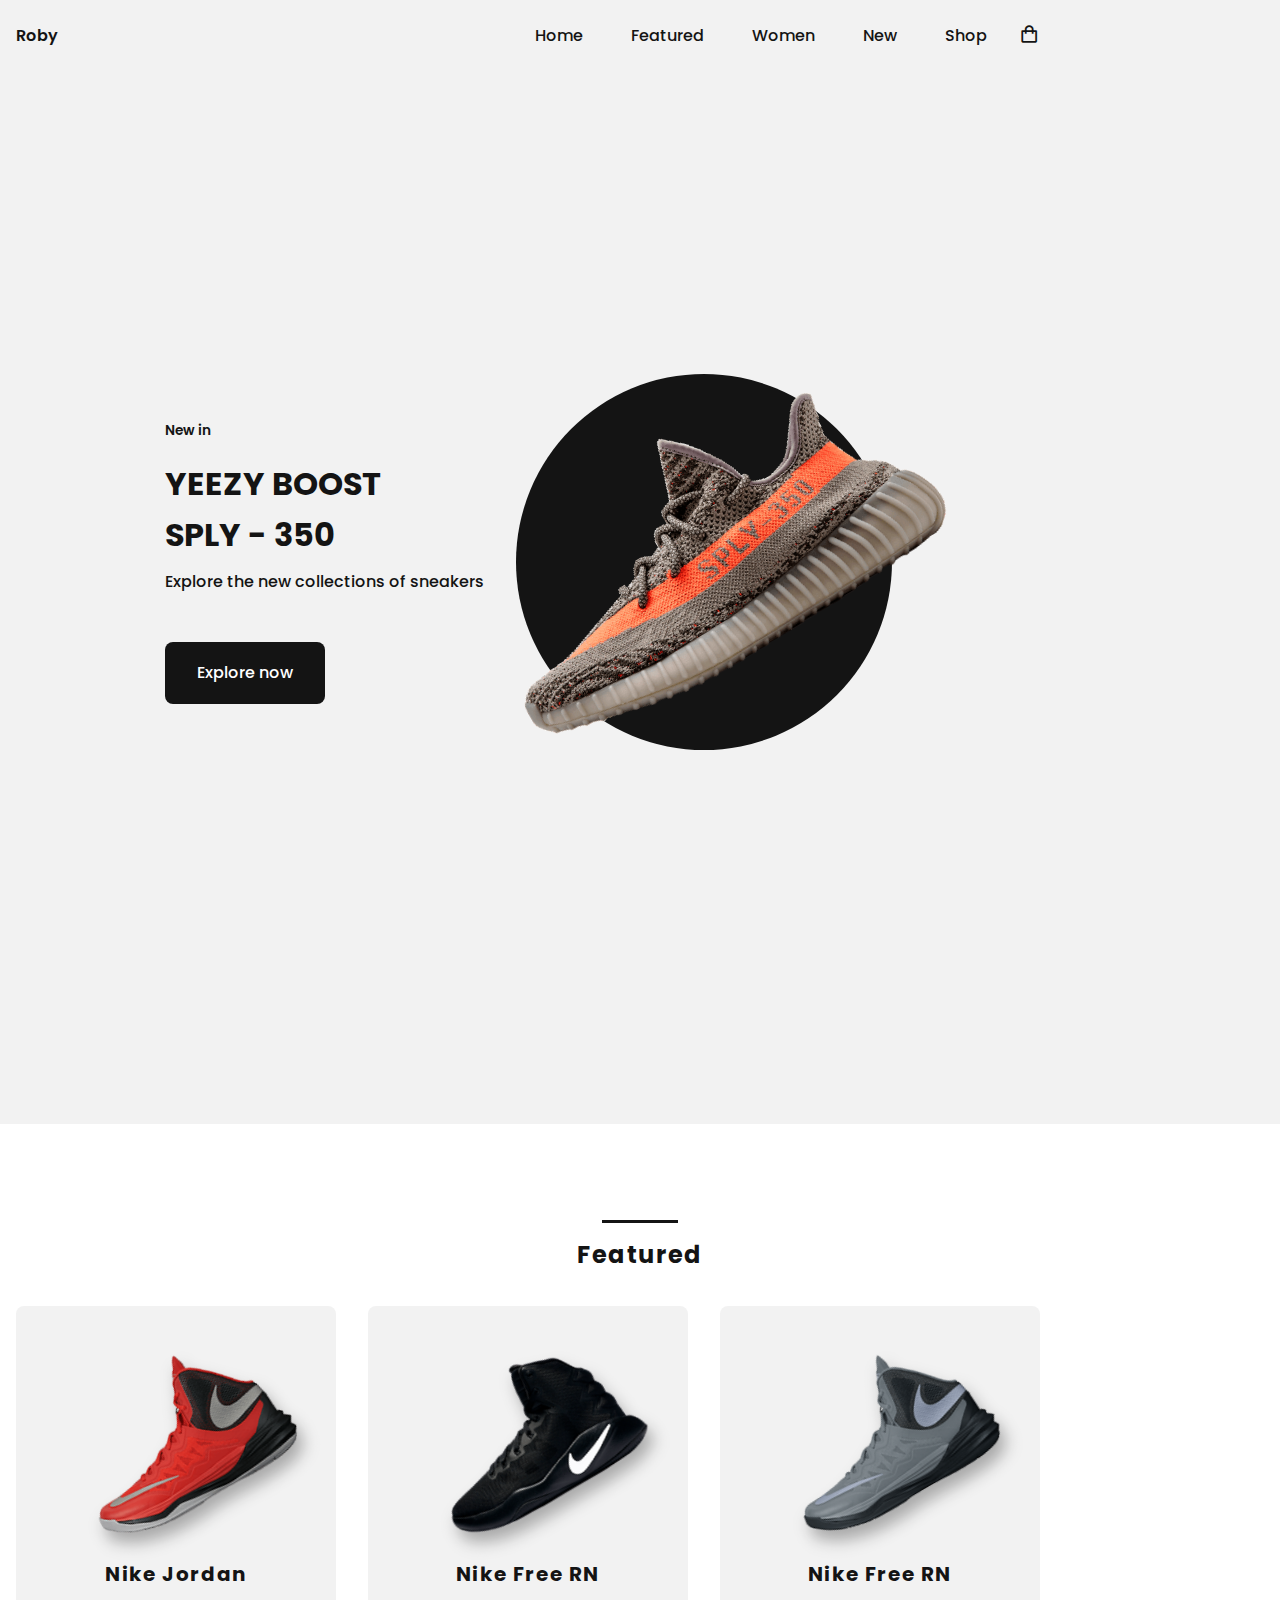
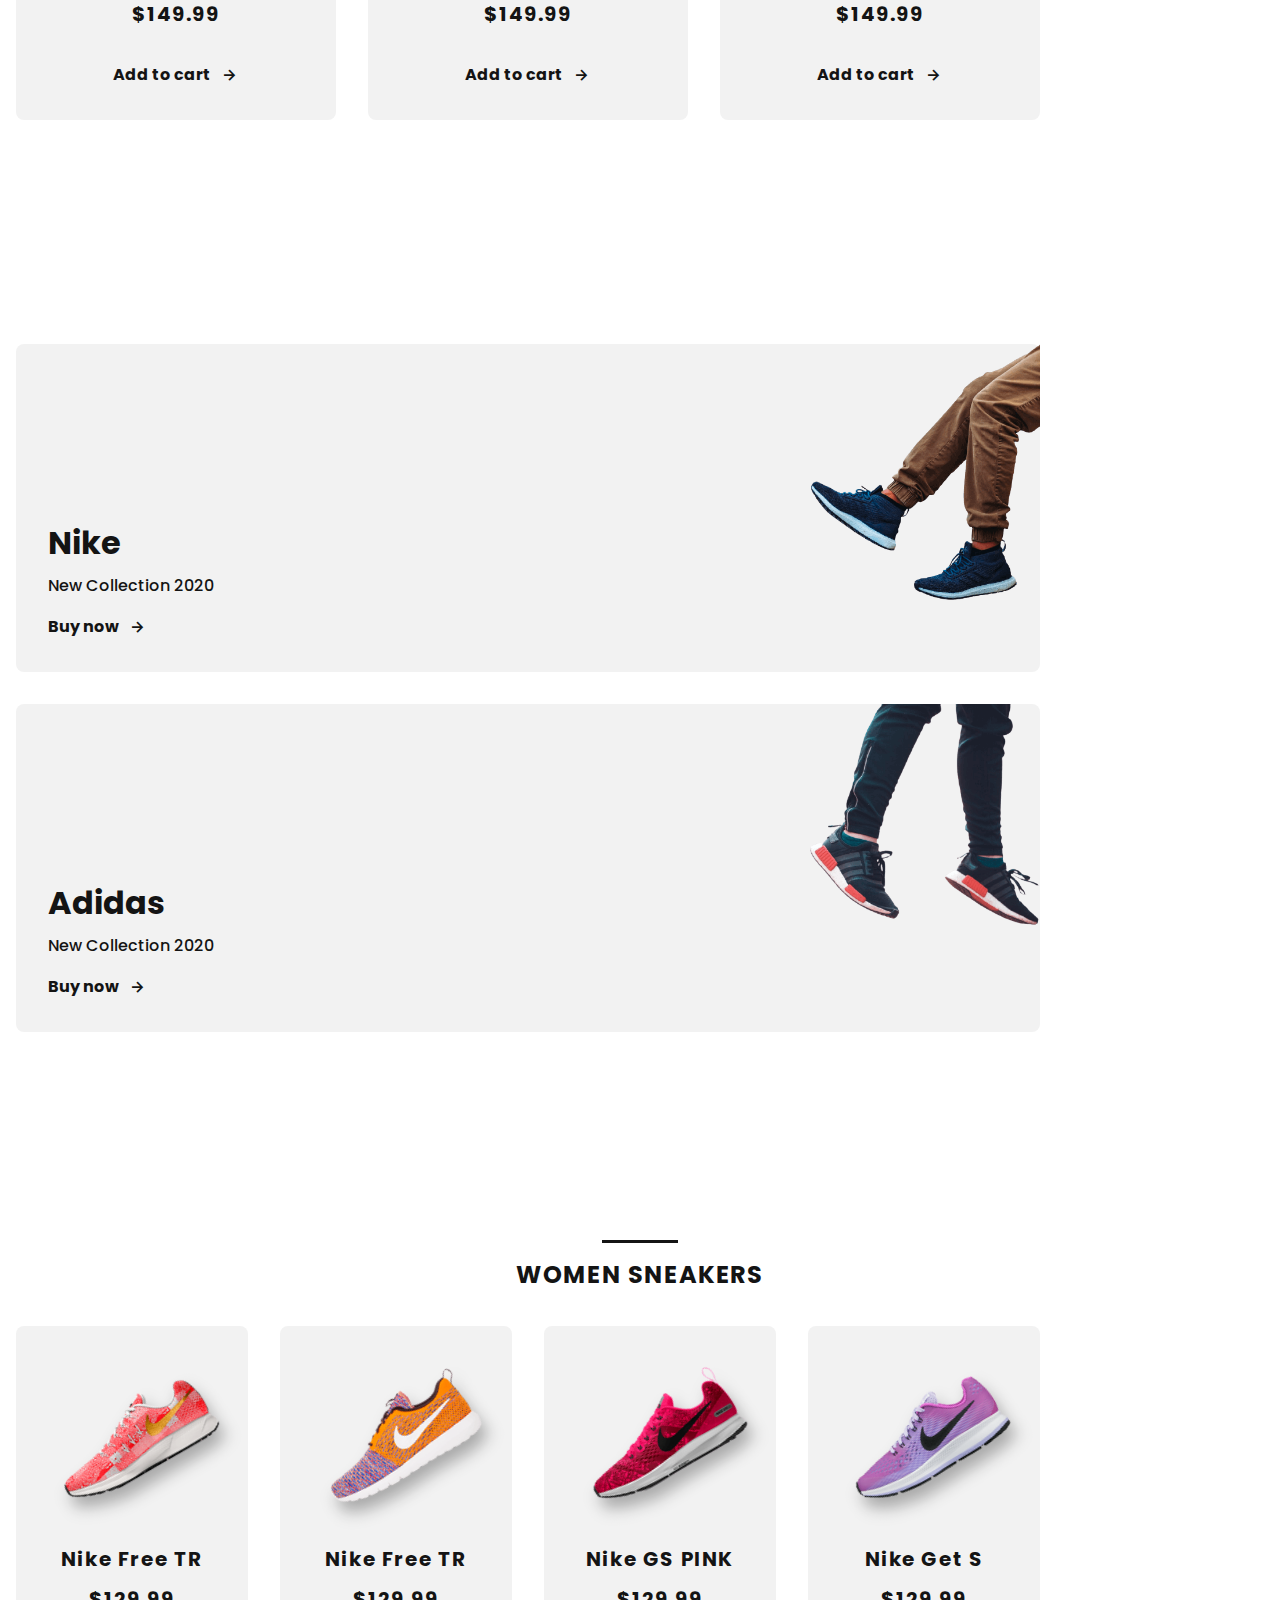
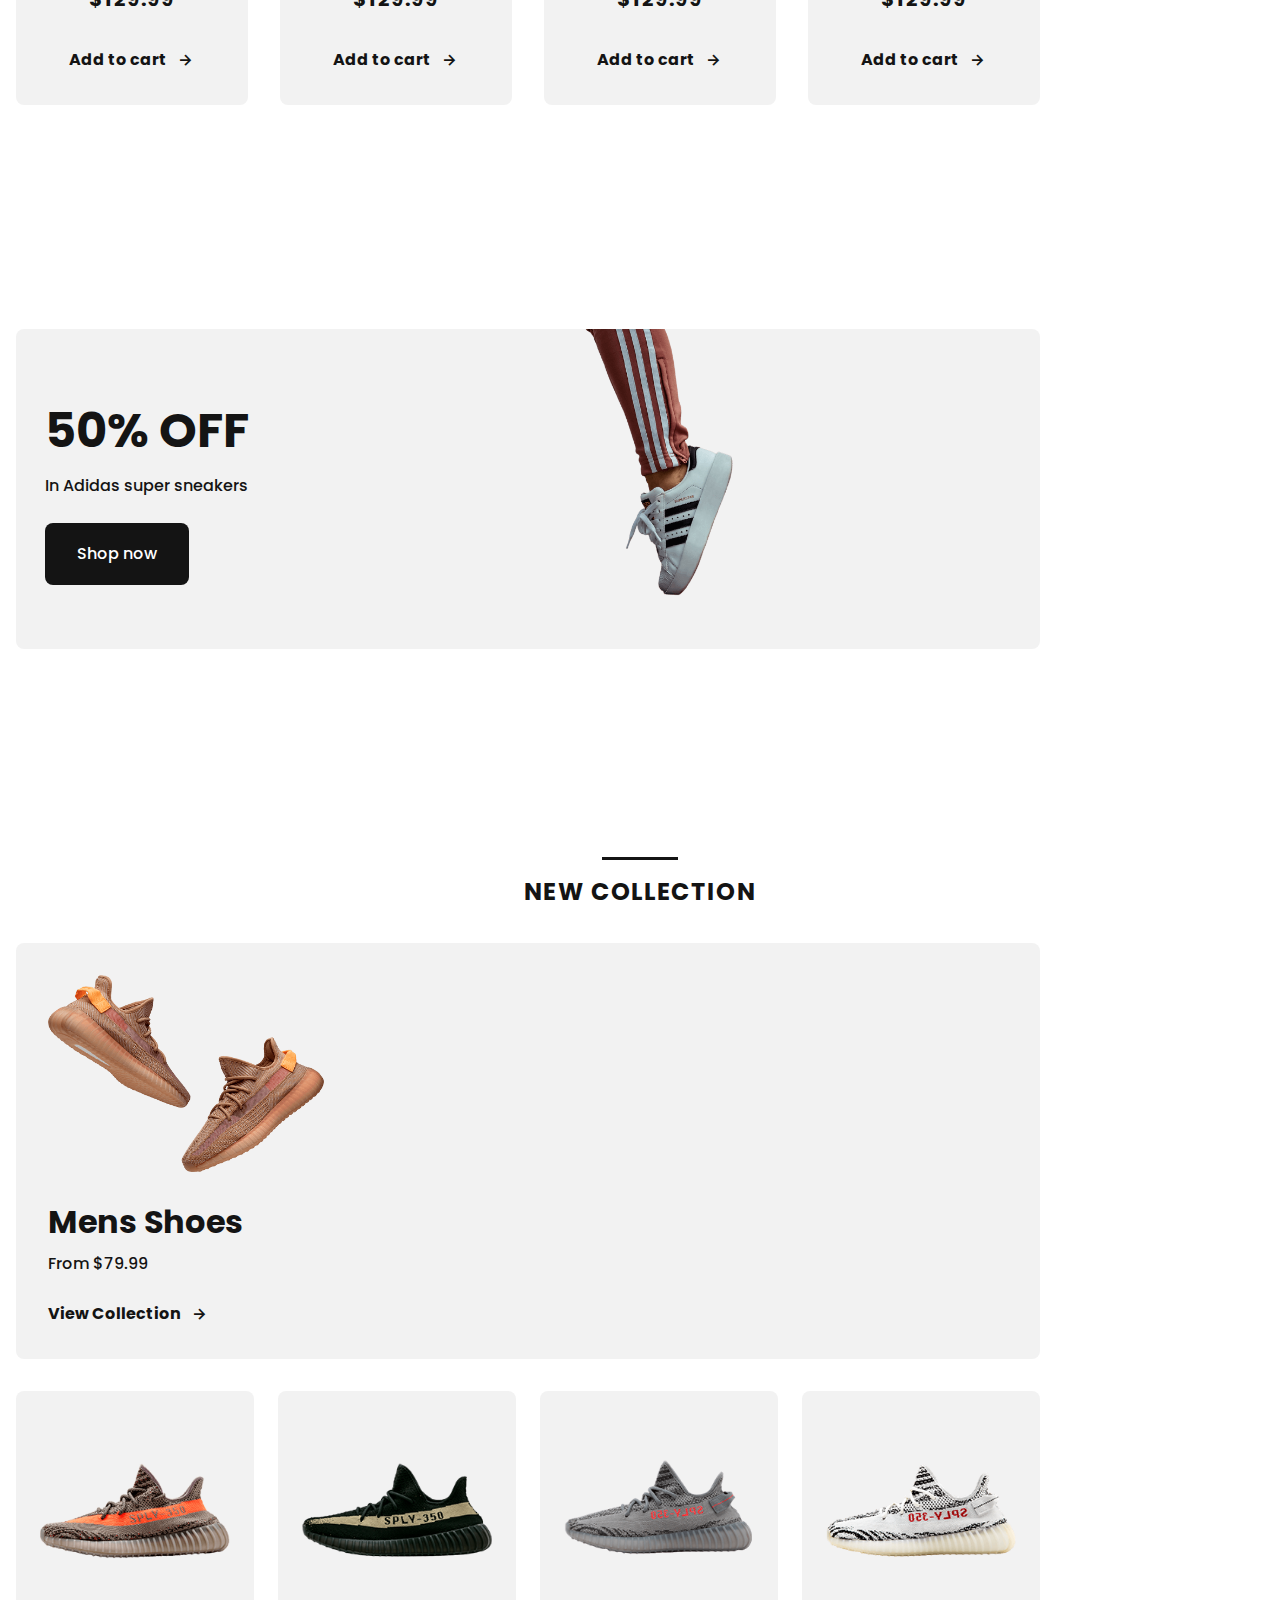
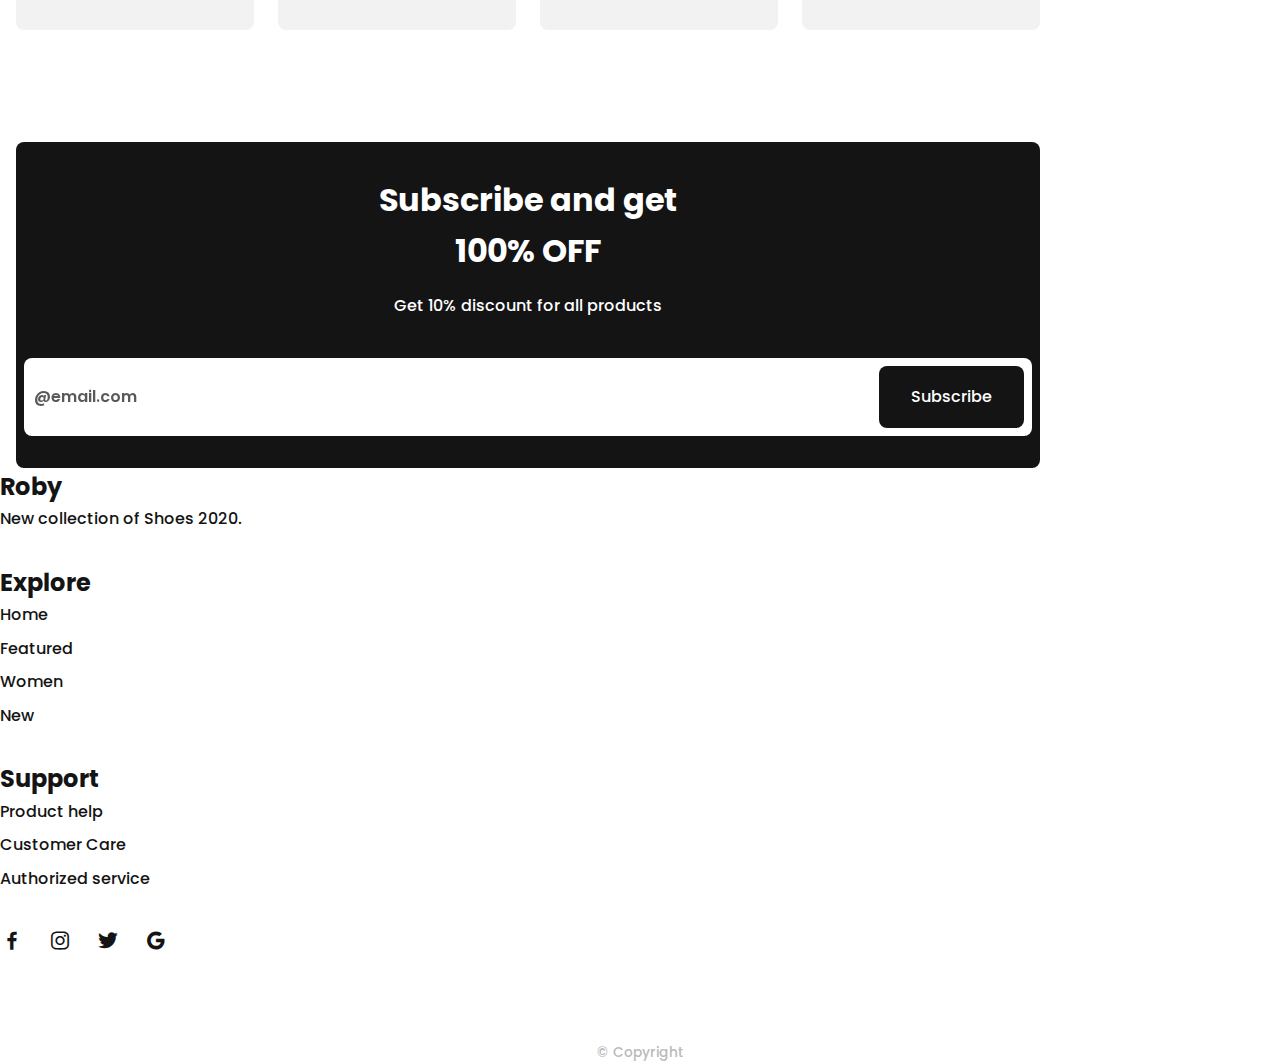
<file: index.html>
<!DOCTYPE html>
<html lang="en">
<head>
	<meta charset="utf-8">
	<meta name="viewport" content="width=device-width, initial-scale=1.0">
	<link rel="stylesheet" href="assets/css/styles.css">
	<link href='https://unpkg.com/boxicons@2.0.7/css/boxicons.min.css' rel='stylesheet'>
	<title>
		e-commerce design
	</title>
</head>
<body>
	<header class="l-header" id="header" >
		<nav class="nav bd-grid">
			<div class="nav__toggle" id="nav-toggle">
				<i class='bx bxs-grid'></i>
			</div>

			<a href="#" class="nav__logo">Roby</a>

			<div class="nav__menu" id="nav-menu">
				<ul class="nav__list">
					<li class="nav__item"><a href="#home" class="nav__link" >Home</a> </li>
					<li class="nav__item"><a href="#featured" class="nav__link" >Featured</a> </li>
					<li class="nav__item"><a href="#women" class="nav__link" >Women</a> </li>
					<li class="nav__item"><a href="#new" class="nav__link" >New</a> </li>
					<li class="nav__item"><a href="./shop.html" class="nav__link" >Shop</a> </li>
				</ul>
			</div>
			<div class="nav__shop">
				<i class='bx bx-shopping-bag'></i>
			</div>
		</nav>
	</header>

	<main class="l-main">
		<!--HOME-->

		<section class="home" id="home">
			<div class="home__container bd-grid">
				<div class="home__sneaker">
					<div class="home__shape">
						
					</div>
					<img class="home__img" alt="home image" src="assets/images/imghome.png">
				</div>
				<div class="home__data">
					<span class="home__new">New in</span>
					<h1 class="home__title">YEEZY BOOST <br> SPLY - 350 </h1>
					<p class="home__description">Explore the new collections of sneakers</p>
					<a href="#" class="button">Explore now</a>
				</div>

			</div>
		</section>



		<!--FEATURED-->

		<section class="featured section" id="featured">
			<h2 class="section-title">
				Featured
			</h2>
			<div class="featured__container bd-grid">
				<article class="sneaker">
					
					<img class="sneaker__img" src="assets/images/featured1.png">
					<span class="sneaker__name">Nike Jordan</span>
					<span class="sneaker__price">$149.99</span>
					<a href="#" class="button-light">Add to cart <i class='bx bx-right-arrow-alt button-icon '></i></a>
				</article>

				<article class="sneaker">
					
					<img class="sneaker__img" src="assets/images/featured2.png">
					<span class="sneaker__name">Nike Free RN</span>
					<span class="sneaker__price">$149.99</span>
					<a href="#" class="button-light">Add to cart <i class='bx bx-right-arrow-alt button-icon '></i></a>
				</article>

				<article class="sneaker">
					
					<img class="sneaker__img" src="assets/images/featured3.png">
					<span class="sneaker__name">Nike Free RN</span>
					<span class="sneaker__price">$149.99</span>
					<a href="#" class="button-light">Add to cart <i class='bx bx-right-arrow-alt button-icon '></i></a>
				</article>

				
			</div>

		</section>


		<!--FEATURED-->

		<section class="collection section">
			<div class="collection__container bd-grid">
				<div class="collection__card">
					<div class="collection__data">
						<h3 class="collection__name">Nike</h3>
						<p class="collection__description">New Collection 2020</p>
						<a href="#" class="button-light">Buy now <i class='bx bx-right-arrow-alt button-icon '></i></a>
					</div>

					<img  src="assets/images/collection1.png" alt="collection1" class="collection__img"></img>
				</div>


				<div class="collection__card">
					<div class="collection__data">
						<h3 class="collection__name">Adidas</h3>
						<p class="collection__description">New Collection 2020</p>
						<a href="#" class="button-light">Buy now <i class='bx bx-right-arrow-alt button-icon '></i></a>
					</div>

					<img  src="assets/images/collection2.png" alt="collection1" class="collection__img"></img>
				</div>

			</div>
		</section>


		<section class="women section" id="women">
			<h2 class="section-title">WOMEN SNEAKERS</h2>
			<div class="women__container bd-grid">
				<article class="sneaker">
					<img class="sneaker__img" src="assets/images/women1.png">
					<span class="sneaker__name">Nike Free TR</span>
					<span class="sneaker__price">$129.99</span>
					<a href="#" class="button-light">Add to cart <i class='bx bx-right-arrow-alt button-icon '></i></a>
				</article>

				<article class="sneaker">
					<img class="sneaker__img" src="assets/images/women2.png">
					<span class="sneaker__name">Nike Free TR</span>
					<span class="sneaker__price">$129.99</span>
					<a href="#" class="button-light">Add to cart <i class='bx bx-right-arrow-alt button-icon '></i></a>
				</article>

				<article class="sneaker">
					<img class="sneaker__img" src="assets/images/women3.png">
					<span class="sneaker__name">Nike GS PINK</span>
					<span class="sneaker__price">$129.99</span>
					<a href="#" class="button-light">Add to cart <i class='bx bx-right-arrow-alt button-icon '></i></a>
				</article>

				<article class="sneaker">
					<img class="sneaker__img" src="assets/images/women4.png">
					<span class="sneaker__name">Nike Get S</span>
					<span class="sneaker__price">$129.99</span>
					<a href="#" class="button-light">Add to cart <i class='bx bx-right-arrow-alt button-icon '></i></a>
				</article>
			</div>
		</section>

		<section class="offer section">
			<div class="offer__container bd-grid">
				<div class="offer__data">
					<h3 class="offer__title">
						50% OFF
					</h3>
					<p class="offer__description">
						In Adidas super sneakers
					</p>
					<a href="#" class="button">
						Shop now
					</a>
				</div>

				<img src="assets/images/offert.png" alt="img offer" class="offer__img"></img>
			</div>
		</section>


		<section class="new section" id="new">
			<h2 class="section-title">NEW COLLECTION</h2>

			<div class="new__container bd-grid">
				<div class="new__mens">
					<img src="assets/images/new1.png" alt="new1" class="new__mens-img"></img>
					<h3 class="new__title">Mens Shoes</h3>
					<span class="new__price">From $79.99</span>
					<a href="#" class="button-light">View Collection <i class='bx bx-right-arrow-alt button-icon '></i></a>
				</div>

				<div class="new__sneaker">
					<div class="new__sneaker-card">
						<img src="assets/images/new2.png" class="new__sneaker-img"></img>
						<div class="new__sneaker-overlay">
							<a href="#" class="button">Add to cart</a>
						</div>
					</div>

					<div class="new__sneaker-card">
						<img src="assets/images/new3.png" class="new__sneaker-img"></img>
						<div class="new__sneaker-overlay">
							<a href="#" class="button">Add to cart</a>
						</div>
					</div>

					<div class="new__sneaker-card">
						<img src="assets/images/new4.png" class="new__sneaker-img"></img>
						<div class="new__sneaker-overlay">
							<a href="#" class="button">Add to cart</a>
						</div>
					</div>

					<div class="new__sneaker-card">
						<img src="assets/images/new5.png" class="new__sneaker-img"></img>
						<div class="new__sneaker-overlay">
							<a href="#" class="button">Add to cart</a>
						</div>
					</div>

				
				</div>
			</div>
		</section>


		<secton class="newsletter secton">
			<div class="newsletter__container bd-grid">
				<div>
					<h3 class="newsletter__title">
						Subscribe and get <br>100% OFF
					</h3>
					<p class="newsletter__description">
						Get 10% discount for all products
					</p>
				</div>

				<form class="newsletter__subscribe">
					<input type="text" placeholder="@email.com" class="newsletter__input">
						
					</input>

					<a href="#" class="button">Subscribe</a>
				</form>
			</div>
		</secton>

		<footer class="footer section">
			<div class="footer__container">
				<div class="footer__box">
					<h3 class="footer__title">
						Roby
					</h3>
					<p class="footer__description">
						New collection of Shoes 2020.
					</p>
				</div>

				<div class="footer__box">
					<h3 class="footer__title">Explore</h3>
					<ul>
						<li><a href="#home" class="footer__link">Home</a></li>
						<li><a href="#featured" class="footer__link">Featured</a></li>
						<li><a href="#women" class="footer__link">Women</a></li>
						<li><a href="#new" class="footer__link">New </a></li>
					</ul>
				</div>

				<div class="footer__box">
					<h3 class="footer__title">Support</h3>
					<ul>
						<li><a href="#" class="footer__link">Product help</a></li>
						<li><a href="#" class="footer__link">Customer Care</a></li>
						<li><a href="#" class="footer__link">Authorized service</a></li>
					</ul>
				</div>

				<div class="footer__box">
					<a class="footer__social"><i class='bx bxl-facebook' ></i></a>
					<a class="footer__social"><i class='bx bxl-instagram' ></i></a>
					<a class="footer__social"><i class='bx bxl-twitter' ></i></a>
					<a class="footer__social"><i class='bx bxl-google' ></i></a>
				</div>
			</div>

			<p class="footer__copy">&#169; Copyright</p>
		</footer>





	</main>
	<script src="assets/js/main.js">
		
	</script>
</body>
</html>
</file>
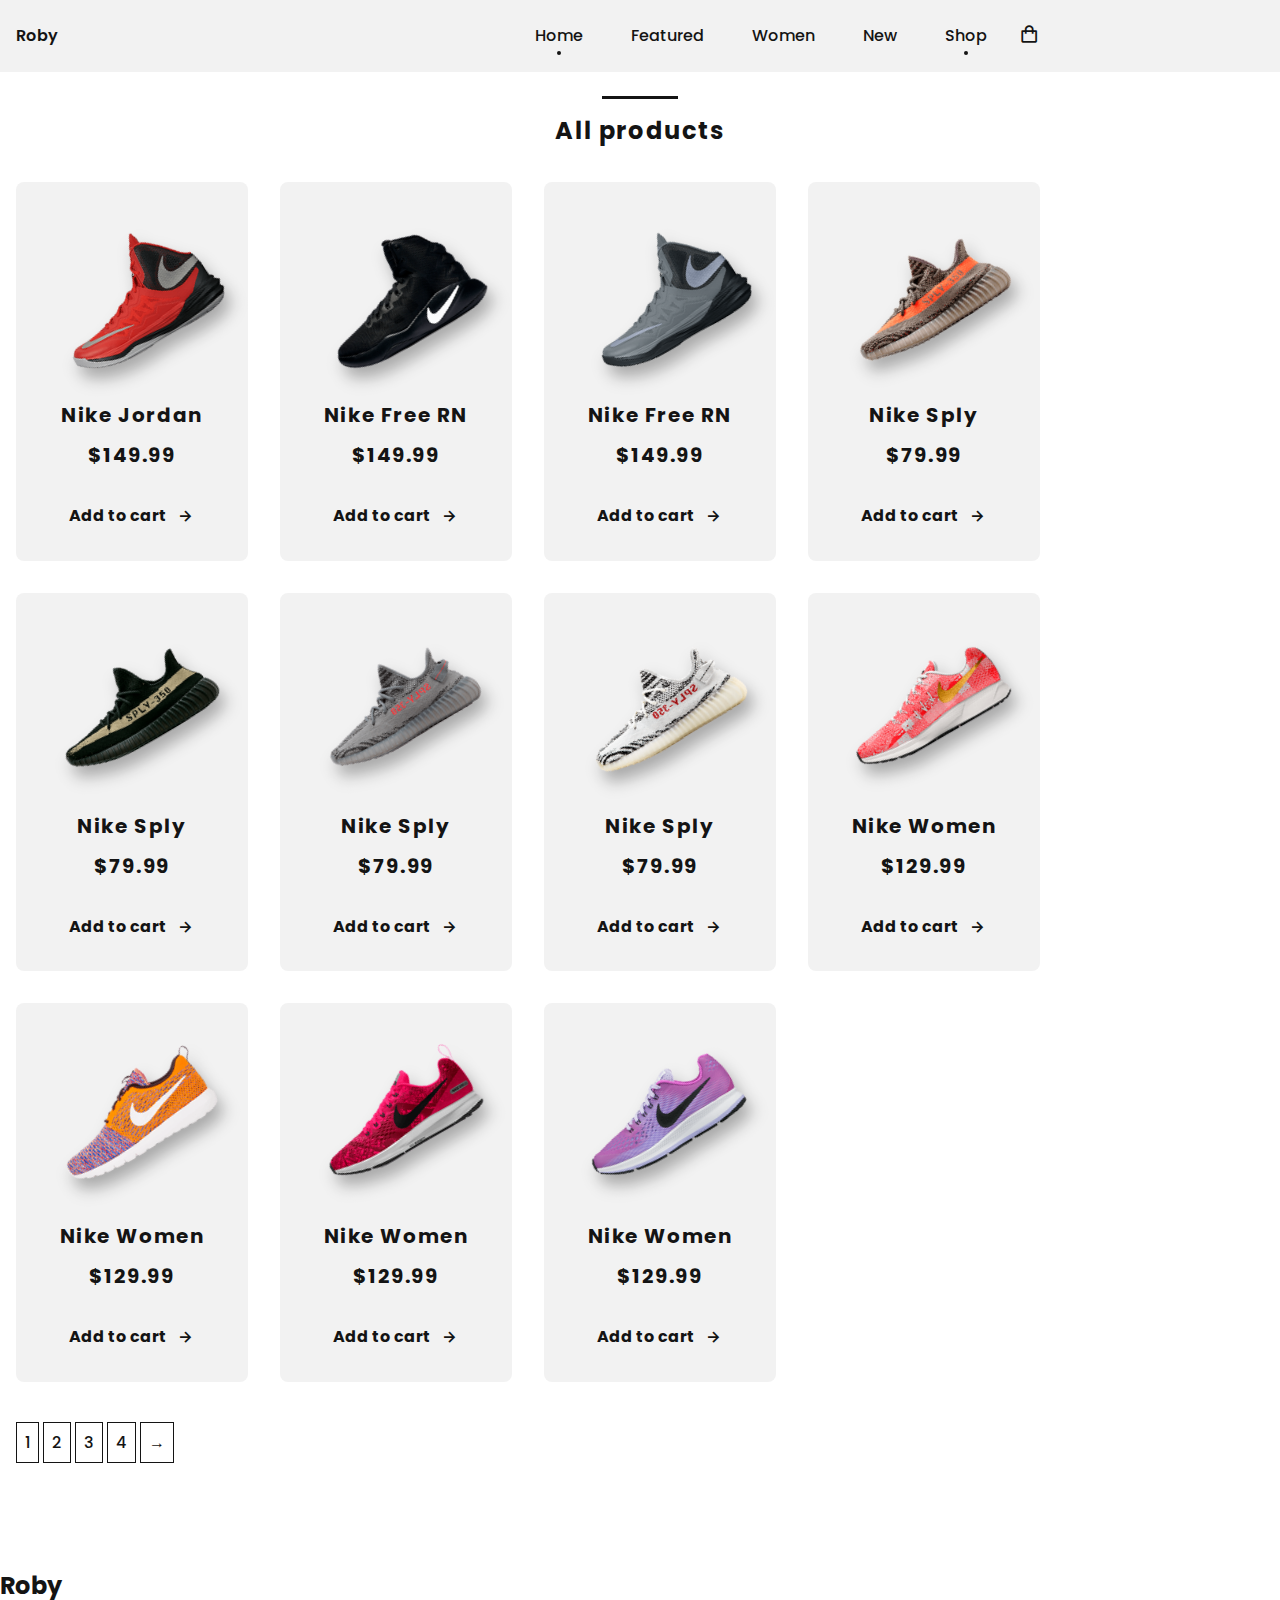
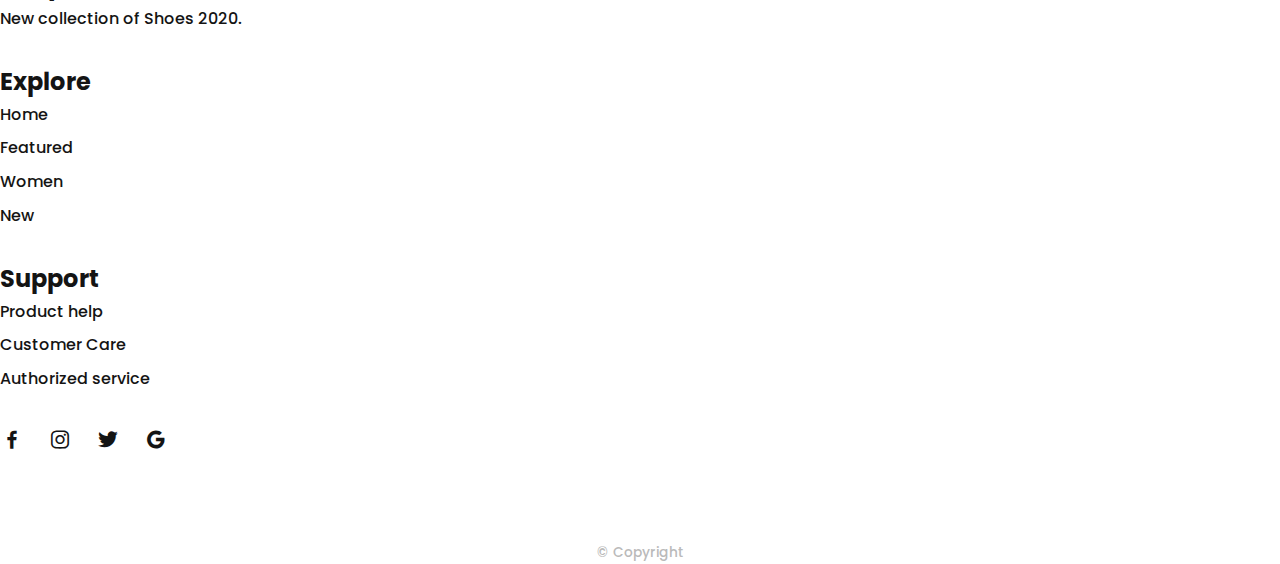
<file: shop.html>
<!DOCTYPE html>
<html>
<head>
	<meta charset="utf-8">
	<meta name="viewport" content="width=devide-width , initia-scale=1.0">
	<title>Responsive Ecommerce Webste sneakers</title>
	<link rel="stylesheet" href="assets/css/styles.css">
	<link href='https://unpkg.com/boxicons@2.0.7/css/boxicons.min.css' rel='stylesheet'>
</head>
<body>

	<header class="l-header" id="header" >
		<nav class="nav bd-grid">
			<div class="nav__toggle" id="nav-toggle">
				<i class='bx bxs-grid'></i>
			</div>

			<a href="#" class="nav__logo">Roby</a>

			<div class="nav__menu" id="nav-menu">
				<ul class="nav__list">
					<li class="nav__item"><a href="./index.html" class="nav__link active" >Home</a> </li>
					<li class="nav__item"><a href="./index.html#featured" class="nav__link" >Featured</a> </li>
					<li class="nav__item"><a href="./index.html#women" class="nav__link" >Women</a> </li>
					<li class="nav__item"><a href="./index.html#new" class="nav__link" >New</a> </li>
					<li class="nav__item"><a href="#shop" class="nav__link active" >Shop</a> </li>
				</ul>
			</div>
			<div class="nav__shop">
				<i class='bx bx-shopping-bag'></i>
			</div>
		</nav>
	
	</header>

	<main class="l-main">
		

		<section class="featured section" id="shop">
			<h2 class="section-title">
				All products
			</h2>
			<div class="featured__container bd-grid">
				<article class="sneaker">
					
					<img class="sneaker__img" src="assets/images/featured1.png">
					<span class="sneaker__name">Nike Jordan</span>
					<span class="sneaker__price">$149.99</span>
					<a href="#" class="button-light">Add to cart <i class='bx bx-right-arrow-alt button-icon '></i></a>
				</article>

				<article class="sneaker">
					
					<img class="sneaker__img" src="assets/images/featured2.png">
					<span class="sneaker__name">Nike Free RN</span>
					<span class="sneaker__price">$149.99</span>
					<a href="#" class="button-light">Add to cart <i class='bx bx-right-arrow-alt button-icon '></i></a>
				</article>

				<article class="sneaker">
					
					<img class="sneaker__img" src="assets/images/featured3.png">
					<span class="sneaker__name">Nike Free RN</span>
					<span class="sneaker__price">$149.99</span>
					<a href="#" class="button-light">Add to cart <i class='bx bx-right-arrow-alt button-icon '></i></a>
				</article>

				<article class="sneaker">
					
					<img class="sneaker__img" src="assets/images/new2.png">
					<span class="sneaker__name">Nike Sply</span>
					<span class="sneaker__price">$79.99</span>
					<a href="#" class="button-light">Add to cart <i class='bx bx-right-arrow-alt button-icon '></i></a>
				</article>

				<article class="sneaker">
					
					<img class="sneaker__img" src="assets/images/new3.png">
					<span class="sneaker__name">Nike Sply</span>
					<span class="sneaker__price">$79.99</span>
					<a href="#" class="button-light">Add to cart <i class='bx bx-right-arrow-alt button-icon '></i></a>
				</article>

				<article class="sneaker">
					
					<img class="sneaker__img" src="assets/images/new4.png">
					<span class="sneaker__name">Nike Sply</span>
					<span class="sneaker__price">$79.99</span>
					<a href="#" class="button-light">Add to cart <i class='bx bx-right-arrow-alt button-icon '></i></a>
				</article>

				<article class="sneaker">
					
					<img class="sneaker__img" src="assets/images/new5.png">
					<span class="sneaker__name">Nike Sply</span>
					<span class="sneaker__price">$79.99</span>
					<a href="#" class="button-light">Add to cart <i class='bx bx-right-arrow-alt button-icon '></i></a>
				</article>

				<article class="sneaker">
					
					<img class="sneaker__img" src="assets/images/women1.png">
					<span class="sneaker__name">Nike Women</span>
					<span class="sneaker__price">$129.99</span>
					<a href="#" class="button-light">Add to cart <i class='bx bx-right-arrow-alt button-icon '></i></a>
				</article>

				<article class="sneaker">
					
					<img class="sneaker__img" src="assets/images/women2.png">
					<span class="sneaker__name">Nike Women</span>
					<span class="sneaker__price">$129.99</span>
					<a href="#" class="button-light">Add to cart <i class='bx bx-right-arrow-alt button-icon '></i></a>
				</article>

				<article class="sneaker">
					
					<img class="sneaker__img" src="assets/images/women3.png">
					<span class="sneaker__name">Nike Women</span>
					<span class="sneaker__price">$129.99</span>
					<a href="#" class="button-light">Add to cart <i class='bx bx-right-arrow-alt button-icon '></i></a>
				</article>

				<article class="sneaker">
					
					<img class="sneaker__img" src="assets/images/women4.png">
					<span class="sneaker__name">Nike Women</span>
					<span class="sneaker__price">$129.99</span>
					<a href="#" class="button-light">Add to cart <i class='bx bx-right-arrow-alt button-icon '></i></a>
				</article>
			</div>


			<div class="sneaker__pages bd-grid">
				<div>
					<span class="sneaker__page">1</span>
					<span class="sneaker__page">2</span>
					<span class="sneaker__page">3</span>
					<span class="sneaker__page">4</span>
					<span class="sneaker__page">&#8594;</span>
					
				</div>
			</div>
		</section>


<footer class="footer section">
			<div class="footer__container">
				<div class="footer__box">
					<h3 class="footer__title">
						Roby
					</h3>
					<p class="footer__description">
						New collection of Shoes 2020.
					</p>
				</div>

				<div class="footer__box">
					<h3 class="footer__title">Explore</h3>
					<ul>
						<li><a href="#home" class="footer__link">Home</a></li>
						<li><a href="#featured" class="footer__link">Featured</a></li>
						<li><a href="#women" class="footer__link">Women</a></li>
						<li><a href="#new" class="footer__link">New </a></li>
					</ul>
				</div>

				<div class="footer__box">
					<h3 class="footer__title">Support</h3>
					<ul>
						<li><a href="#" class="footer__link">Product help</a></li>
						<li><a href="#" class="footer__link">Customer Care</a></li>
						<li><a href="#" class="footer__link">Authorized service</a></li>
					</ul>
				</div>

				<div class="footer__box">
					<a class="footer__social"><i class='bx bxl-facebook' ></i></a>
					<a class="footer__social"><i class='bx bxl-instagram' ></i></a>
					<a class="footer__social"><i class='bx bxl-twitter' ></i></a>
					<a class="footer__social"><i class='bx bxl-google' ></i></a>
				</div>
			</div>

			<p class="footer__copy">&#169; Copyright</p>
		</footer>
	</main>
</body>
</html>
</file>
<file: assets/css/styles.css>
@import url('https://fonts.googleapis.com/css2?family=Poppins:wght@300;400;500;600;700&display=swap');


:root{
	--header-height : 3rem;
	--font-medium : 500;
	--font-semi-bold : 600;
	--font-bold: 700;


	--dark-color : #141414;
	--dark-color-light : #BABABA;
	--dark-color-lighten : #F2F2F2;
	--dark-color-white : #FFF;

	--body-font:Poppins;

	--big-font-size:1.25rem;
	--bigger-font-size:1.5rem;
	--biggest-font-size:2rem;
	--h2-font-size:1.25rem;
	--normal-font-size:.938rem;
	--smaller-font-size:.813rem;


	--mb-1:.5rem;
	--mb-2:1rem;
	--mb-3:1.5rem;
	--mb-4:2rem;
	--mb-5:2.5rem;
	--mb-6:3rem;


	--z-fixed:100;


	--rotate-img:rotate(-30deg);



}

@media screen and (min-width: 768px){
	:root{
		--big-font-size:1.5rem;
		--bigger-font-size:2rem;
		--biggest-font-size:3rem;
		--normal-font-size:1rem;
		--smaller-font-size:.857rem;
	}
}

*,::before, ::after{
	box-sizing: border-box;
}

html{
	scroll-behavior: smooth;
}

body{
	margin: var(--header-height) 0 0 0;
	font-family: var(--body-font);
	font-size: var(--normal-font-size);
	font-weight: var(--font-medium);
	color: var(--dark-color);
	line-height: 1.6;
}

h1,h2,h3,p,ul{
	margin: 0
}

ul{
	padding: 0;
	list-style: none;
}

a{
	text-decoration: none;
	color: var(--dark-color);
}

img{
	max-width: 100%;
	height: auto;
	display: block;
}

section{
	padding: 5rem 0 2rem ;
}

.section-title{
	position: relative;
	font-size: vaar(--big-font-size);
	margin-bottom: var(--mb-4);
	text-align: center;
	letter-spacing: .1rem;

}

.section-title::after{
	content: '';
	position: absolute;
	width: 56px;
	height: .18rem;
	top: -1rem;
	left: 0;
	right: 0;
	margin: auto;
	background-color: var(--dark-color);
}


.bd-grid{
	max-width: 1024px;
	display: grid;
	grid-template-columns: 100%;
	column-gap: 2rem;
	width: calc(100% - 2rem);
	margin-left: var(--mb-2);
	margin-right: var(--mb-2);

}

.l-header{
	width: 100%;
	position: fixed;
	top: 0;
	left: 0;
	z-index: var(--z-fixed);
	background-color: var(--dark-color-lighten);
}

.nav{
	height: var(--header-height);
	display: flex;
	justify-content: space-between;align-items: center;
}


@media screen and (max-width: 768px){
	.nav__menu{
		position: fixed;
		top: var(--header-height);
		left: -100%;
		width: 70%;
		height: 100vh;
		padding: 2rem;
		background-color: var(--dark-color-white);
		transition: .5s;


	}
}

.nav__item{
	margin-bottom: var(--mb-4);
}

.nav__logo{
	font-weight: var(--font-semi-bold);
}

.nav__toggle , .nav__shop{
	 font-size: 1.3rem;
	 cursor: pointer;
}

.show{
	left: 0;
}

.active{
	position: relative;
}

.active::before{
	content: '';
	position: absolute;
	bottom: -.5rem;
	left: 45%;
	width: 4px;
	height: 4px;
	background-color: var(--dark-color);
	border-radius: 50%;

}

.scroll-header{
	background-color: var(--dark-color-white);
	box-shadow: 0px 2px 4px rgba(0,0,0,.1);
}


.home{
	background-color: var(--dark-color-lighten);
	overflow: hidden;

}

.home__container{
	height: calc(100vh - var(--header-height));
}

.home__sneaker{
	position: relative;
	display: flex;
	justify-content: center;
	align-self: center;
}

.home__shape{
	width: 220px;
	height: 220px;
	background-color: var(--dark-color);
	border-radius: 50%;
}

.home__img{
	position: absolute;
	top: 1.5rem;
	max-width: initial;
	width: 275px;
	transform: var(--rotate-img);
}

.home__new{
	display: block;
	font-size: var(--smaller-font-size);
	font-weight : var(--font-semi-bold);
	margin-bottom: var(--mb-2);
}

.home__title{
	font-size: var(--bigger-font-size);
	margin-bottom: var(--mb-1);
}

.home__description{
	 margin-bottom: var(--mb-6);
}



.button{
	display: inline-block;
	background-color: var(--dark-color);
	color:var(--dark-color-white);
	padding: 1.125rem 2rem;
	font-weight: var(--font-mediumd);
	border-radius: .5rem ;
	transition: .3s;

}

.button:hover{
	transform: translateY(-.25rem);
}

.button-light{
	
	display: inline-flex;
	color: var(--dark-color);
	font-weight: var(--font-bold);
	align-items: center;

}


.button-icon{
	font-size: 1.25rem;
	margin-left: var(--mb-1);
	transition: .3s;

}

.button-light:hover .button-icon{
	transform: translateX(.25rem);
}

.featured__container{
	grid-row-gap: 2rem;
	grid-template-columns: repeat(auto-fit , minmax(220px , 1fr));

}

.sneaker{
	position: relative;
	display: flex;
	flex-direction: column;
	align-items: center;
	padding: 2rem;
	background-color: var(--dark-color-lighten);
	border-radius: .5rem;
	transition: .3s;

}

.sneaker__sale{
	position: absolute;
	left: .5rem;
	background-color: var(--dark-color);
	color: var(--dark-color-white);
	padding: .25rem .5rem;
	border-radius: .25rem;
	font-size: var(--h2-font-size);
	transform: rotate(-90deg);
	letter-spacing: .1rem
}

.sneaker__img{
	width: 220px;
	margin-top: var(--mb-3);
	margin-bottom: var(--mb-6);
	transform: var(--rotate-img);
	filter: drop-shadow(0 12px 8px rgba(0,0,0,.3));
}

.sneaker__name , .sneaker__price{
	font-size: var(--h2-font-size);
	letter-spacing: .1rem;
	font-weight: var(--font-bold);
}

.sneaker__name{
	margin-bottom: var(--mb-1);

}

.sneaker__price{
	margin-bottom: var(--mb-4);
}

.sneaker:hover{
	transform: translateY(-.5rem);
}

.sneaker__pages{
	margin-top: var(--mb-6);

}

.sneaker__page{
	padding: .5rem;
	border: 1px solid var(--dark-color);

}

.sneaker__page:hover{
	background-color: var(--dark-color);
	color: var(--dark-color-white);
}

.collection__container{
	grid-row-gap: 2rem;
	justify-content: center;
}

.collection__card{
	position: relative;
	display: flex;
	height: 328px;
	background-color: var(--dark-color-lighten);
	padding: 2rem;
	border-radius: .5rem;
	transition: .3s;
}

.collection__data{
	align-self: flex-end;
}

.collection__img{
	position: absolute;
	top: 0;
	right: 0;
	width: 230px;
}

.collection__name{
	font-size: var(--bigger-font-size);
	margin-bottom: .25rem;
}

.collection__description{
	margin-bottom: var(--mb-2);

}

.collection__card:hover{
	transform: translateY(.5rem);
}


.women__container{
	grid-row-gap: 2rem;
	grid-template-columns: repeat(auto-fit , minmax(220px , 1fr));
}



.offer__container{
	grid-template-columns: 55% 44%;
	column-gap: 0;
	background-color: var(--dark-color-lighten);
	border-radius: .5rem;
	justify-content: center;
}

.offer__data{
	padding: 4rem 0 4rem 1.5rem;
}

.offer__title{
	font-size: var(--biggest-font-size);
	margin-bottom: .25rem;
}

.offer__description{
	margin-bottom: var(--mb-3);
}

.offer__img{
	width: 153px;

}



.new__container{
	grid-row-gap: 2rem;

}

.new__mens{
	display: flex;
	flex-direction: column;
	justify-content: center;
	background-color: var(--dark-color-lighten);
	border-radius: .5rem;
	padding: 2rem;

}

.new__mens-img{
	width: 276px;
	margin-bottom: var(--mb-3);
}

.new__title{
	font-size: var(--bigger-font-size);
	margin-bottom: .25rem;

}

.new__price{
	display: block;
	margin-bottom: var(--mb-3);
}



.new__sneaker{
	display: grid;
	grid-gap: 1.5rem;
	grid-template-columns: repeat(auto-fit , minmax(220px , 1fr));
}

.new__sneaker-card{
	position: relative;
	padding: 3.5rem 1.5rem;
	background-color: var(--dark-color-lighten);
	border-radius: .5rem;
	overflow: hidden;
	display: flex;
	justify-content: center;

}


.new__sneaker-img{
	width: 220px
}

.new__sneaker-overlay{
	position: absolute;
	left: 0;
	bottom: -100%;
	width: 100%;
	height: 100%;
	display: flex;
	justify-content: center;
	align-items: center;
	background-color: rgba(138,138,138,.3);
	transition: .3s;
}

.new__sneaker-card:hover .new__sneaker-overlay{
	bottom: 0;
}


.newsletter__container{
	background-color: var(--dark-color);
	color: var(--dark-color-white);
	padding: 2rem .5rem;
	border-radius: .5rem;
	text-align: center;
}

.newsletter__title{
	font-size: var(--bigger-font-size);
	margin-bottom: var(--mb-2);

}

.newsletter__description{
	margin-bottom: var(--mb-5)
}

.newsletter__subscribe{
	display: flex;
	column-gap: .5rem;
	background-color: var(--dark-color-white);
	padding: .5rem;
	border-radius: .5rem;
}

.newsletter__input{
	outline: none;
	border: none;
	width: 90%;
	font-size: var(--normal-font-size);
}

.newsletter__input::placeholder{
	color: var(--dark-color);
	font-family: var(--body-font);
	font-size: var(--normal-font-size);
	font-weight: var(--font-semi-bold);
	opacity: .7
}



.footer__container{
	grid-template-columns: repeat(auto-fit , minmax(220px, 1fr));
}

.footer__box{
	margin-bottom: var(--mb-4);
}

.footer__title{
	font-size: var(--big-font-size);
}

.footer__link{
	display: block;
	width: max-content;
	margin-bottom: var(--mb-1);
}

.footer__social{
	font-size: 1.5rem;
	margin-right: 1.25rem;
}

.footer__copy{
	padding-top: 3rem;
	font-size: var(--smaller-font-size);
	color: var(--dark-color-light);
	text-align: center;
}

@media screen and (min-width: 786px){
	body{
		margin: 0;

	}

	section{
		padding: 7rem 0;

	}

	.section-title::after{
		width: 76px;
	}

	.nav{
		height: calc(var(--header-height) + 1.5rem);
	}

	.nav__menu{
		margin-left: auto;
	}

	.nav__list{
		display: flex;
	}

	.nav__item{
		margin-left: var(--mb-6);
		margin-bottom: 0
	}

	.nav__toggle{
		display: none;
	}

	.home__container{
		height: 100vh;
		grid-template-columns: max-content max-content;
		justify-content: center;
		align-items: center;
	}

	.home__sneaker{
		order: 1;

	}

	.home__shape{
		width: 376px;
		height: 376px;
	}

	.home__img{
		width: 470px;
		top: 3.5rem;
		right: 0;
		left: -3rem;
	}
}
</file>
